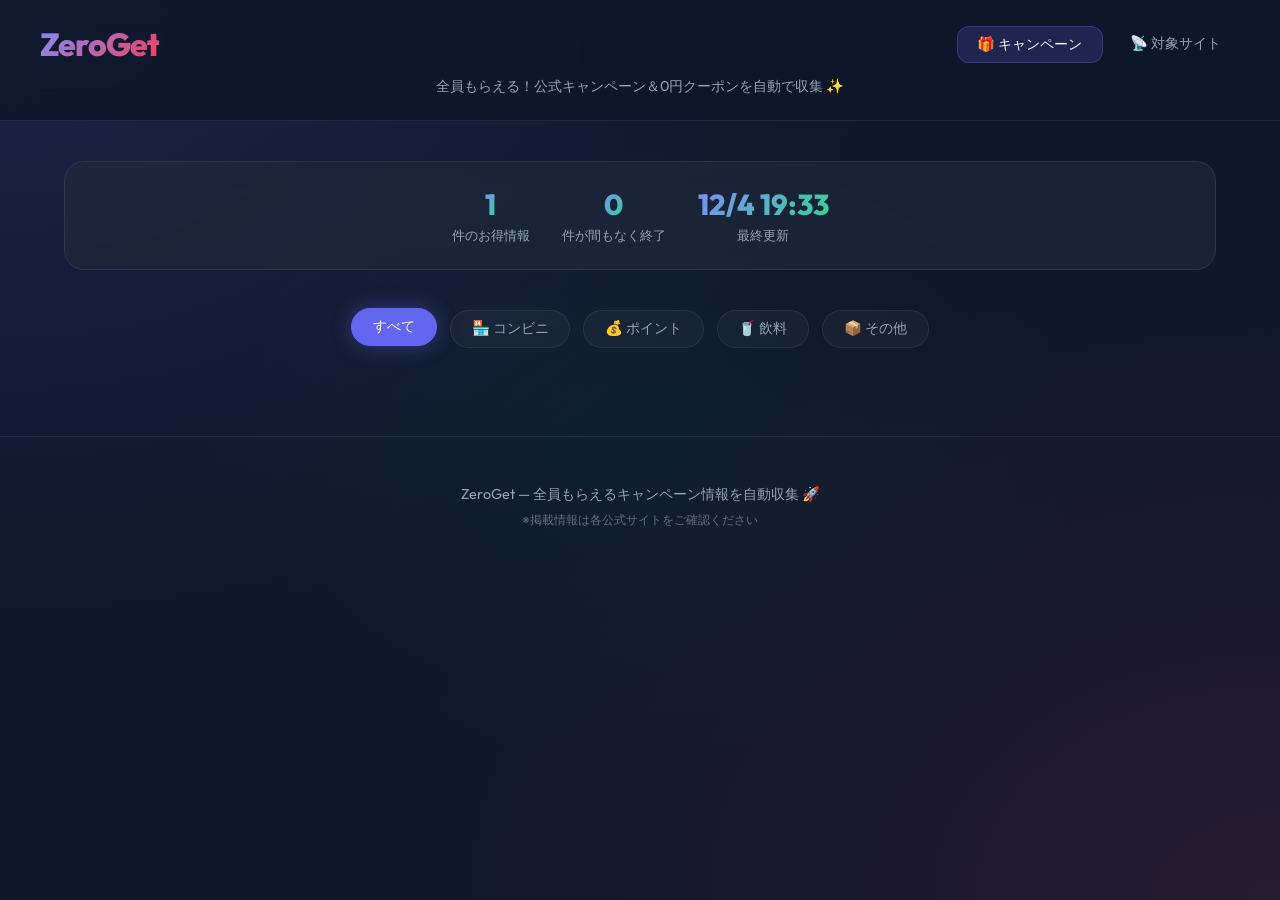
<file: index.html>
<!DOCTYPE html>
<html lang="ja">

<head>
    <meta charset="UTF-8">
    <meta name="viewport" content="width=device-width, initial-scale=1.0">
    <title>ZeroGet | 無料でもらえる＆0円クーポンまとめ</title>
    <meta name="description" content="全員もらえる無料キャンペーン・実質0円クーポンを自動で収集。コンビニ無料クーポン、ポイント還元、全プレ情報を毎日更新中！">
    <link rel="preconnect" href="https://fonts.googleapis.com">
    <link rel="preconnect" href="https://fonts.gstatic.com" crossorigin>
    <link
        href="https://fonts.googleapis.com/css2?family=Inter:wght@400;500;700;800&family=Outfit:wght@400;600;800&display=swap"
        rel="stylesheet">
    <link rel="stylesheet" href="style.css">
</head>

<body>
    <header>
        <nav class="nav-container">
            <a href="index.html" class="logo">ZeroGet</a>
            <div class="nav-links">
                <a href="index.html" class="nav-link active">🎁 キャンペーン</a>
                <a href="sites.html" class="nav-link">📡 対象サイト</a>
            </div>
        </nav>
        <p class="subtitle">全員もらえる！公式キャンペーン＆0円クーポンを自動で収集 ✨</p>
    </header>

    <main>
        <!-- 統計バー -->
        <div class="stats-bar" id="stats-bar">
            <div class="stat-item">
                <span class="stat-number" id="stat-total">-</span>
                <span class="stat-label">件のお得情報</span>
            </div>
            <div class="stat-item">
                <span class="stat-number" id="stat-ending">-</span>
                <span class="stat-label">件が間もなく終了</span>
            </div>
            <div class="stat-item">
                <span class="stat-number" id="stat-updated">-</span>
                <span class="stat-label">最終更新</span>
            </div>
        </div>

        <!-- フィルター -->
        <div class="filters" id="filter-bar">
            <button class="filter-btn active" data-filter="all">すべて</button>
            <button class="filter-btn" data-filter="コンビニ">🏪 コンビニ</button>
            <button class="filter-btn" data-filter="ポイント">💰 ポイント</button>
            <button class="filter-btn" data-filter="飲料">🥤 飲料</button>
            <button class="filter-btn" data-filter="その他">📦 その他</button>
        </div>

        <!-- カードグリッド -->
        <div class="grid" id="campaign-grid">
            <div class="loading-spinner">
                <div class="spinner"></div>
                <p>情報を読み込み中...</p>
            </div>
        </div>
    </main>

    <footer>
        <p>ZeroGet — 全員もらえるキャンペーン情報を自動収集 🚀</p>
        <p class="footer-sub">※掲載情報は各公式サイトをご確認ください</p>
    </footer>

    <script src="data.js"></script>
    <script src="script.js"></script>
</body>

</html>
</file>
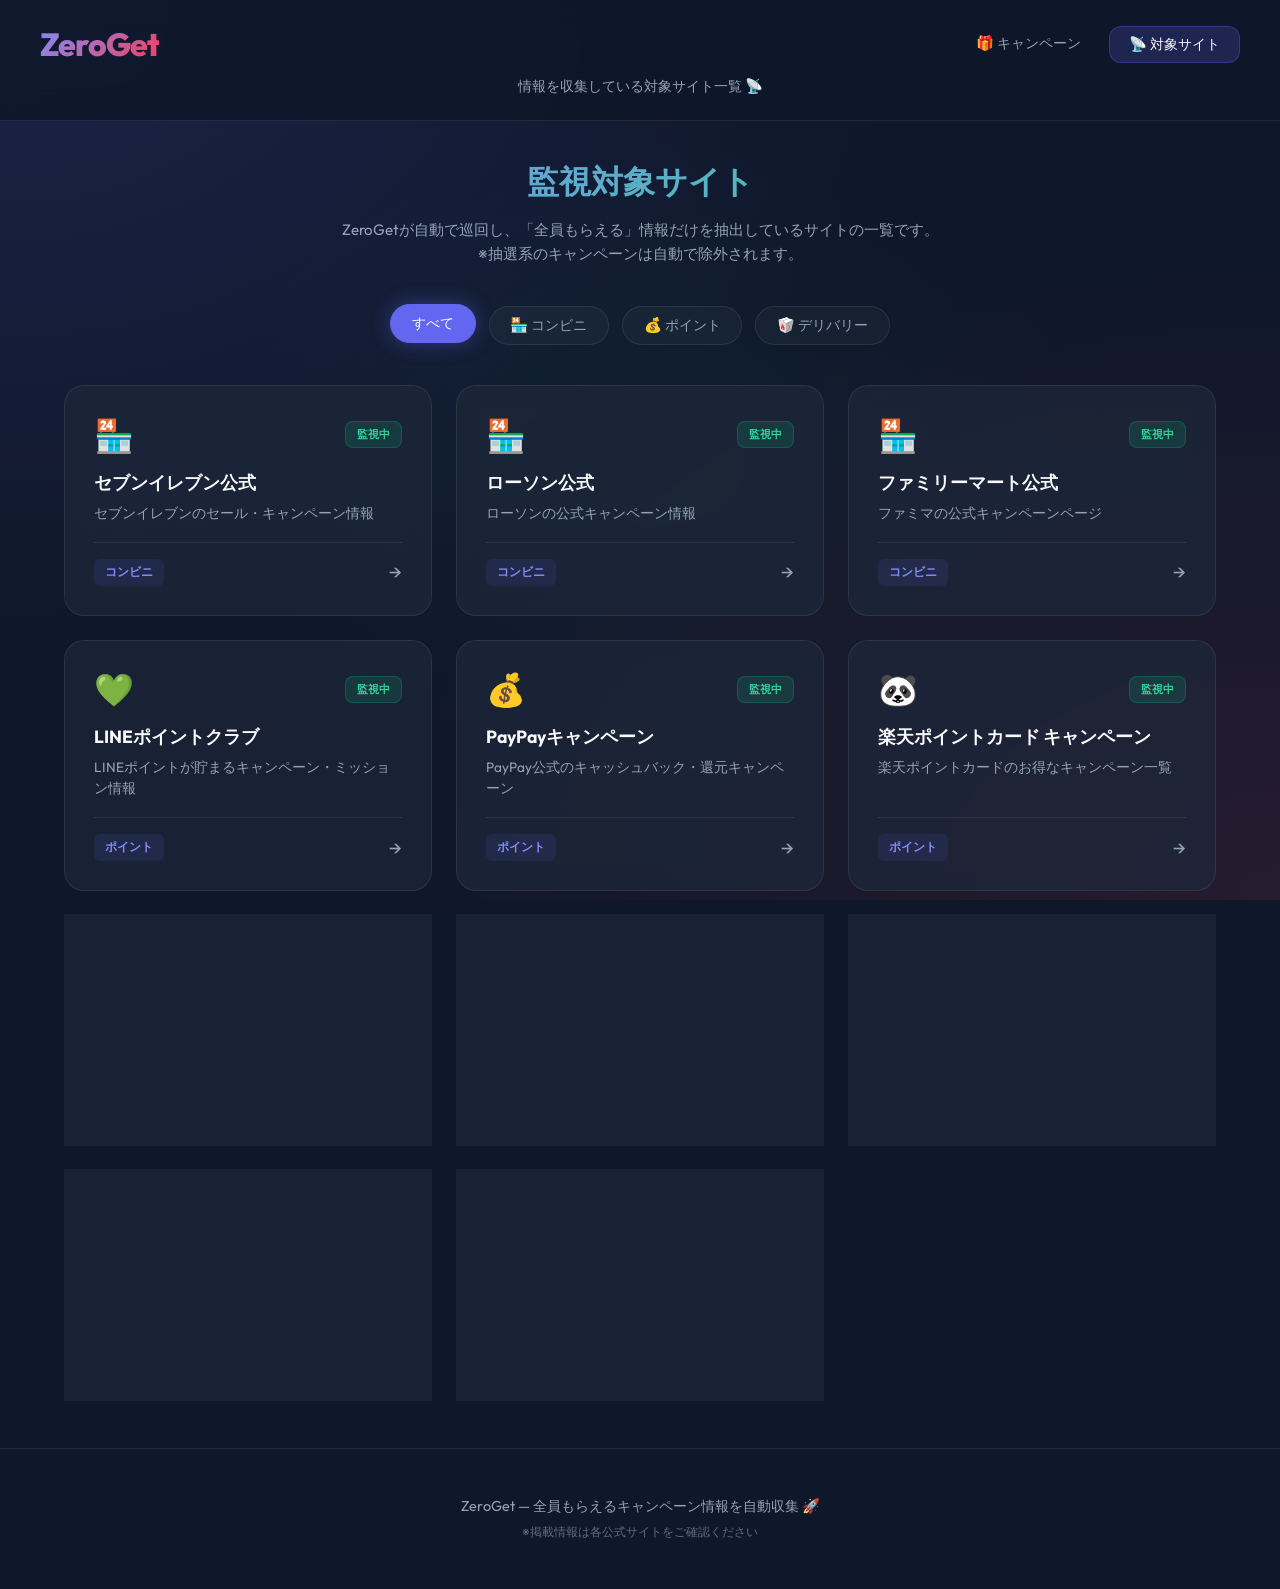
<file: sites.html>
<!DOCTYPE html>
<html lang="ja">

<head>
    <meta charset="UTF-8">
    <meta name="viewport" content="width=device-width, initial-scale=1.0">
    <title>ZeroGet | 対象サイト一覧</title>
    <meta name="description" content="ZeroGetが自動で情報を収集している対象サイト一覧。コンビニ公式、ポイントサイト、キャンペーンまとめサイトなどを監視中。">
    <link rel="preconnect" href="https://fonts.googleapis.com">
    <link rel="preconnect" href="https://fonts.gstatic.com" crossorigin>
    <link
        href="https://fonts.googleapis.com/css2?family=Inter:wght@400;500;700;800&family=Outfit:wght@400;600;800&display=swap"
        rel="stylesheet">
    <link rel="stylesheet" href="style.css">
</head>

<body>
    <header>
        <nav class="nav-container">
            <a href="index.html" class="logo">ZeroGet</a>
            <div class="nav-links">
                <a href="index.html" class="nav-link">🎁 キャンペーン</a>
                <a href="sites.html" class="nav-link active">📡 対象サイト</a>
            </div>
        </nav>
        <p class="subtitle">情報を収集している対象サイト一覧 📡</p>
    </header>

    <main>
        <div class="page-intro">
            <h1 class="section-title">監視対象サイト</h1>
            <p class="section-desc">ZeroGetが自動で巡回し、「全員もらえる」情報だけを抽出しているサイトの一覧です。<br>※抽選系のキャンペーンは自動で除外されます。</p>
        </div>

        <!-- カテゴリフィルタ -->
        <div class="filters" id="site-filter-bar">
            <button class="filter-btn active" data-filter="all">すべて</button>
            <button class="filter-btn" data-filter="コンビニ">🏪 コンビニ</button>
            <button class="filter-btn" data-filter="ポイント">💰 ポイント</button>
            <button class="filter-btn" data-filter="デリバリー">🥡 デリバリー</button>
        </div>

        <div class="sites-grid" id="sites-grid">
            <div class="loading-spinner">
                <div class="spinner"></div>
                <p>サイト情報を読み込み中...</p>
            </div>
        </div>
    </main>

    <footer>
        <p>ZeroGet — 全員もらえるキャンペーン情報を自動収集 🚀</p>
        <p class="footer-sub">※掲載情報は各公式サイトをご確認ください</p>
    </footer>

    <script src="sites.js"></script>
</body>

</html>
</file>
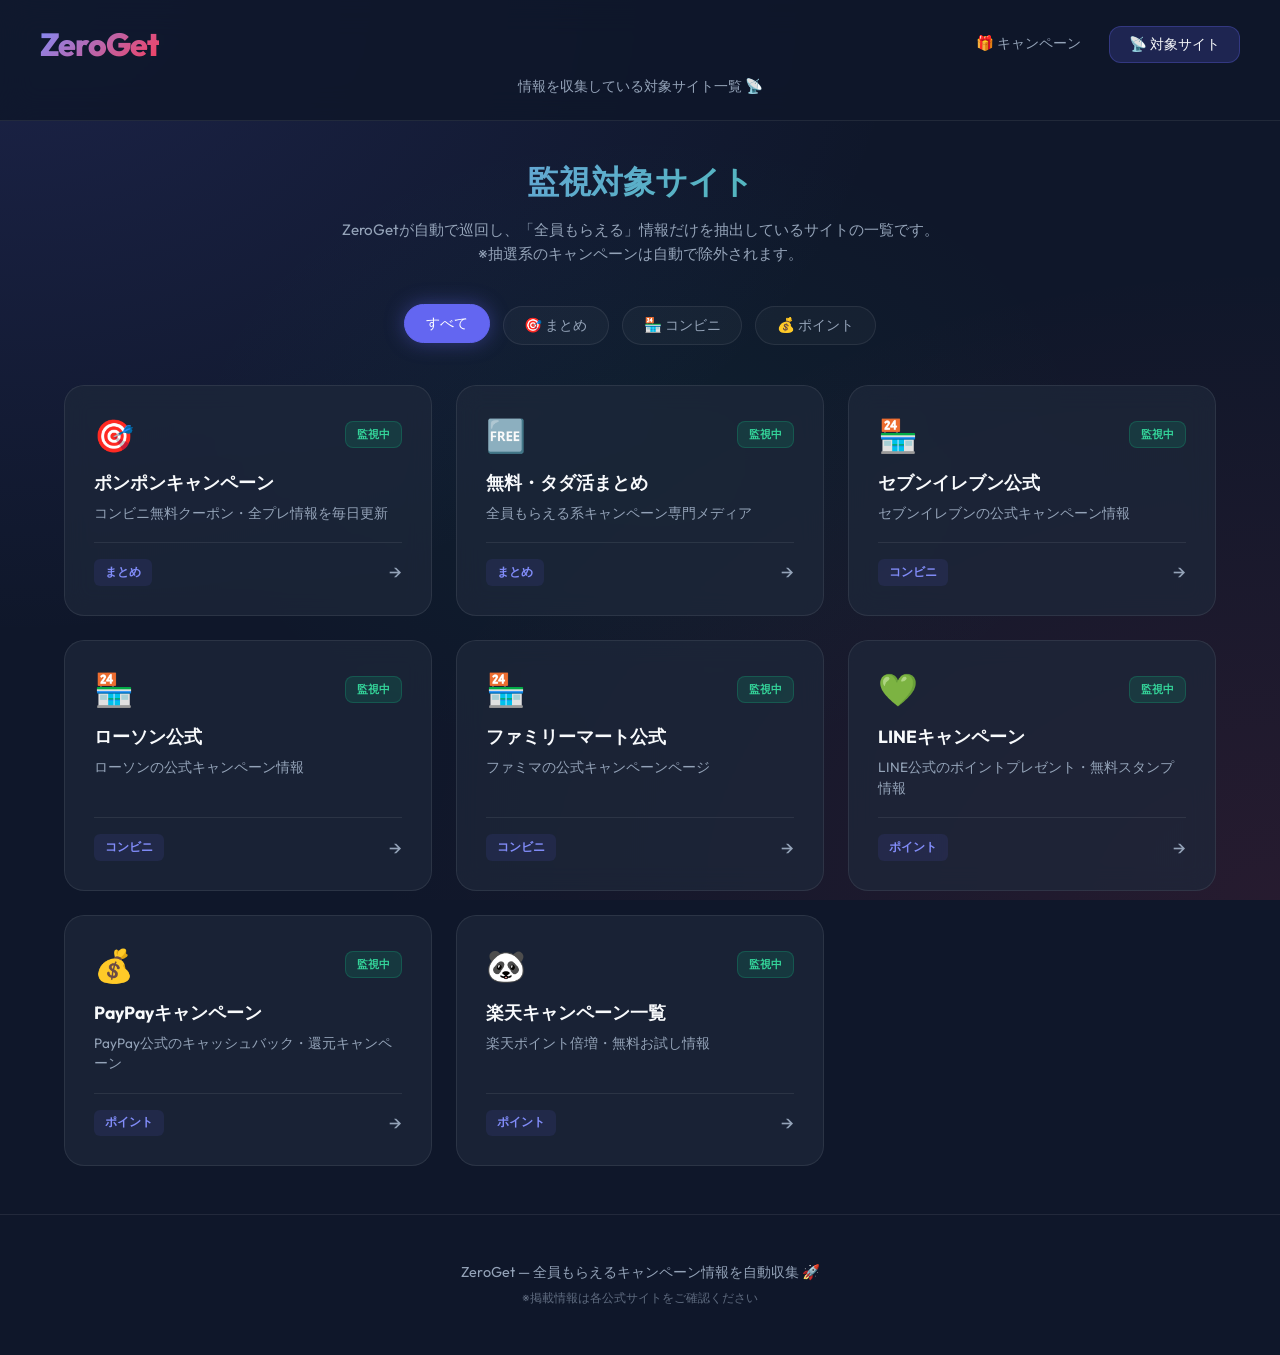
<file: web/sites.html>
<!DOCTYPE html>
<html lang="ja">

<head>
    <meta charset="UTF-8">
    <meta name="viewport" content="width=device-width, initial-scale=1.0">
    <title>ZeroGet | 対象サイト一覧</title>
    <meta name="description" content="ZeroGetが自動で情報を収集している対象サイト一覧。コンビニ公式、ポイントサイト、キャンペーンまとめサイトなどを監視中。">
    <link rel="preconnect" href="https://fonts.googleapis.com">
    <link rel="preconnect" href="https://fonts.gstatic.com" crossorigin>
    <link
        href="https://fonts.googleapis.com/css2?family=Inter:wght@400;500;700;800&family=Outfit:wght@400;600;800&display=swap"
        rel="stylesheet">
    <link rel="stylesheet" href="style.css">
</head>

<body>
    <header>
        <nav class="nav-container">
            <a href="index.html" class="logo">ZeroGet</a>
            <div class="nav-links">
                <a href="index.html" class="nav-link">🎁 キャンペーン</a>
                <a href="sites.html" class="nav-link active">📡 対象サイト</a>
            </div>
        </nav>
        <p class="subtitle">情報を収集している対象サイト一覧 📡</p>
    </header>

    <main>
        <div class="page-intro">
            <h1 class="section-title">監視対象サイト</h1>
            <p class="section-desc">ZeroGetが自動で巡回し、「全員もらえる」情報だけを抽出しているサイトの一覧です。<br>※抽選系のキャンペーンは自動で除外されます。</p>
        </div>

        <!-- カテゴリフィルタ -->
        <div class="filters" id="site-filter-bar">
            <button class="filter-btn active" data-filter="all">すべて</button>
            <button class="filter-btn" data-filter="まとめ">🎯 まとめ</button>
            <button class="filter-btn" data-filter="コンビニ">🏪 コンビニ</button>
            <button class="filter-btn" data-filter="ポイント">💰 ポイント</button>
        </div>

        <div class="sites-grid" id="sites-grid">
            <div class="loading-spinner">
                <div class="spinner"></div>
                <p>サイト情報を読み込み中...</p>
            </div>
        </div>
    </main>

    <footer>
        <p>ZeroGet — 全員もらえるキャンペーン情報を自動収集 🚀</p>
        <p class="footer-sub">※掲載情報は各公式サイトをご確認ください</p>
    </footer>

    <script src="sites.js"></script>
</body>

</html>
</file>
<file: style.css>
:root {
    --primary: #6366f1;
    --primary-hover: #4f46e5;
    --primary-glow: rgba(99, 102, 241, 0.4);
    --bg: #0f172a;
    --bg-secondary: #1e293b;
    --card-bg: rgba(30, 41, 59, 0.7);
    --text: #f8fafc;
    --text-muted: #94a3b8;
    --accent: #f43f5e;
    --success: #10b981;
    --warning: #f59e0b;
    --critical: #ef4444;
    --glass: rgba(255, 255, 255, 0.03);
    --border: rgba(255, 255, 255, 0.08);
    --border-hover: rgba(255, 255, 255, 0.15);
}

* {
    margin: 0;
    padding: 0;
    box-sizing: border-box;
    font-family: 'Outfit', 'Inter', sans-serif;
}

body {
    background-color: var(--bg);
    color: var(--text);
    min-height: 100vh;
    background-image:
        radial-gradient(at 0% 0%, rgba(99, 102, 241, 0.15) 0px, transparent 50%),
        radial-gradient(at 100% 100%, rgba(244, 63, 94, 0.1) 0px, transparent 50%),
        radial-gradient(at 50% 50%, rgba(16, 185, 129, 0.05) 0px, transparent 50%);
    background-attachment: fixed;
}

/* ================== HEADER & NAV ================== */
header {
    padding: 1.5rem 2rem;
    text-align: center;
    backdrop-filter: blur(16px);
    background: rgba(15, 23, 42, 0.85);
    border-bottom: 1px solid var(--border);
    position: sticky;
    top: 0;
    z-index: 100;
}

.nav-container {
    display: flex;
    align-items: center;
    justify-content: space-between;
    max-width: 1200px;
    margin: 0 auto;
}

.logo {
    font-size: 2rem;
    font-weight: 800;
    background: linear-gradient(135deg, #818cf8, #f43f5e);
    -webkit-background-clip: text;
    -webkit-text-fill-color: transparent;
    letter-spacing: -1px;
    text-decoration: none;
    transition: transform 0.3s;
}

.logo:hover {
    transform: scale(1.05);
}

.nav-links {
    display: flex;
    gap: 0.5rem;
}

.nav-link {
    padding: 0.5rem 1.2rem;
    border-radius: 12px;
    color: var(--text-muted);
    text-decoration: none;
    font-weight: 500;
    font-size: 0.9rem;
    transition: all 0.3s;
}

.nav-link:hover {
    color: var(--text);
    background: var(--glass);
}

.nav-link.active {
    color: var(--text);
    background: rgba(99, 102, 241, 0.2);
    border: 1px solid rgba(99, 102, 241, 0.3);
}

.subtitle {
    color: var(--text-muted);
    font-size: 0.9rem;
    margin-top: 0.8rem;
}

/* ================== STATS BAR ================== */
.stats-bar {
    display: flex;
    gap: 2rem;
    justify-content: center;
    margin-bottom: 2.5rem;
    padding: 1.5rem;
    background: var(--card-bg);
    border: 1px solid var(--border);
    border-radius: 20px;
    backdrop-filter: blur(12px);
}

.stat-item {
    display: flex;
    flex-direction: column;
    align-items: center;
    gap: 0.3rem;
}

.stat-number {
    font-size: 1.8rem;
    font-weight: 800;
    background: linear-gradient(135deg, #818cf8, #34d399);
    -webkit-background-clip: text;
    -webkit-text-fill-color: transparent;
}

.stat-label {
    font-size: 0.8rem;
    color: var(--text-muted);
}

/* ================== MAIN ================== */
main {
    max-width: 1200px;
    margin: 2.5rem auto;
    padding: 0 1.5rem;
}

/* ================== PAGE INTRO (sites) ================== */
.page-intro {
    text-align: center;
    margin-bottom: 2.5rem;
}

.section-title {
    font-size: 2rem;
    font-weight: 800;
    margin-bottom: 0.8rem;
    background: linear-gradient(135deg, #818cf8, #34d399);
    -webkit-background-clip: text;
    -webkit-text-fill-color: transparent;
}

.section-desc {
    color: var(--text-muted);
    font-size: 0.95rem;
    line-height: 1.6;
}

/* ================== FILTERS ================== */
.filters {
    display: flex;
    gap: 0.8rem;
    margin-bottom: 2.5rem;
    justify-content: center;
    flex-wrap: wrap;
}

.filter-btn {
    padding: 0.55rem 1.3rem;
    border-radius: 99px;
    border: 1px solid var(--border);
    background: var(--glass);
    color: var(--text-muted);
    cursor: pointer;
    transition: all 0.3s cubic-bezier(0.4, 0, 0.2, 1);
    font-weight: 500;
    font-size: 0.9rem;
}

.filter-btn.active,
.filter-btn:hover {
    background: var(--primary);
    border-color: var(--primary);
    color: white;
    box-shadow: 0 0 20px var(--primary-glow);
    transform: translateY(-2px);
}

/* ================== CAMPAIGN CARDS ================== */
.grid {
    display: grid;
    grid-template-columns: repeat(auto-fill, minmax(360px, 1fr));
    gap: 1.5rem;
}

.card {
    background: var(--card-bg);
    border: 1px solid var(--border);
    border-radius: 20px;
    padding: 1.8rem;
    backdrop-filter: blur(12px);
    transition: all 0.4s cubic-bezier(0.4, 0, 0.2, 1);
    position: relative;
    overflow: hidden;
    display: flex;
    flex-direction: column;
}

.card::before {
    content: '';
    position: absolute;
    top: 0;
    left: 0;
    width: 100%;
    height: 100%;
    background: linear-gradient(45deg, transparent, rgba(255, 255, 255, 0.02), transparent);
    transform: translateX(-100%);
    transition: 0.6s;
    pointer-events: none;
}

.card:hover {
    transform: translateY(-6px);
    border-color: rgba(99, 102, 241, 0.4);
    box-shadow: 0 16px 40px rgba(0, 0, 0, 0.25);
}

.card:hover::before {
    transform: translateX(100%);
}

/* Card top row */
.card-top-row {
    display: flex;
    justify-content: space-between;
    align-items: center;
    margin-bottom: 1rem;
}

.badge {
    display: inline-block;
    padding: 0.35rem 0.75rem;
    border-radius: 8px;
    font-size: 0.72rem;
    font-weight: 700;
    text-transform: uppercase;
}

.badge-all {
    background: rgba(16, 185, 129, 0.15);
    color: #34d399;
    border: 1px solid rgba(16, 185, 129, 0.25);
}

/* Deadline urgency */
.deadline-badge {
    padding: 0.3rem 0.7rem;
    border-radius: 8px;
    font-size: 0.72rem;
    font-weight: 700;
}

.urgency-critical {
    background: rgba(239, 68, 68, 0.15);
    color: #f87171;
    border: 1px solid rgba(239, 68, 68, 0.3);
    animation: pulse 1.5s infinite;
}

.urgency-warning {
    background: rgba(245, 158, 11, 0.15);
    color: #fbbf24;
    border: 1px solid rgba(245, 158, 11, 0.25);
}

.urgency-safe {
    background: rgba(99, 102, 241, 0.1);
    color: var(--text-muted);
    border: 1px solid var(--border);
}

@keyframes pulse {

    0%,
    100% {
        opacity: 1;
    }

    50% {
        opacity: 0.6;
    }
}

.card-title {
    font-size: 1.15rem;
    font-weight: 700;
    margin-bottom: 0.7rem;
    line-height: 1.4;
}

.card-summary {
    color: var(--text-muted);
    font-size: 0.85rem;
    line-height: 1.5;
    margin-bottom: 0.8rem;
}

/* Reward */
.card-reward {
    display: flex;
    align-items: center;
    gap: 0.5rem;
    padding: 0.7rem 1rem;
    background: rgba(99, 102, 241, 0.08);
    border: 1px solid rgba(99, 102, 241, 0.15);
    border-radius: 12px;
    margin-bottom: 1rem;
    font-size: 0.9rem;
}

.reward-icon {
    font-size: 1.2rem;
}

/* Steps */
.card-steps {
    margin-bottom: 1rem;
    padding: 0.8rem 1rem;
    background: rgba(16, 185, 129, 0.05);
    border: 1px solid rgba(16, 185, 129, 0.1);
    border-radius: 12px;
}

.steps-label {
    font-size: 0.78rem;
    font-weight: 600;
    color: #34d399;
    margin-bottom: 0.5rem;
}

.steps-list {
    list-style: none;
    counter-reset: step-counter;
    padding: 0;
}

.steps-list li {
    counter-increment: step-counter;
    font-size: 0.82rem;
    color: var(--text-muted);
    padding: 0.3rem 0;
    padding-left: 1.8rem;
    position: relative;
}

.steps-list li::before {
    content: counter(step-counter);
    position: absolute;
    left: 0;
    width: 1.3rem;
    height: 1.3rem;
    background: rgba(16, 185, 129, 0.2);
    color: #34d399;
    border-radius: 50%;
    display: flex;
    align-items: center;
    justify-content: center;
    font-size: 0.7rem;
    font-weight: 700;
    top: 0.35rem;
}

/* Card meta */
.card-meta {
    display: flex;
    justify-content: space-between;
    margin-top: auto;
    padding-top: 1rem;
    border-top: 1px solid var(--border);
    font-size: 0.8rem;
    color: var(--text-muted);
}

.btn-get {
    display: block;
    width: 100%;
    text-align: center;
    padding: 0.9rem;
    background: linear-gradient(135deg, var(--primary), #7c3aed);
    color: white;
    text-decoration: none;
    border-radius: 12px;
    font-weight: 700;
    font-size: 0.95rem;
    margin-top: 1.2rem;
    transition: all 0.3s;
    border: none;
}

.btn-get:hover {
    background: linear-gradient(135deg, var(--primary-hover), #6d28d9);
    box-shadow: 0 4px 20px var(--primary-glow);
    transform: translateY(-2px);
}

/* ================== SITES GRID ================== */
.sites-grid {
    display: grid;
    grid-template-columns: repeat(auto-fill, minmax(280px, 1fr));
    gap: 1.5rem;
}

.site-card {
    background: var(--card-bg);
    border: 1px solid var(--border);
    border-radius: 20px;
    padding: 1.8rem;
    backdrop-filter: blur(12px);
    text-decoration: none;
    color: var(--text);
    transition: all 0.4s cubic-bezier(0.4, 0, 0.2, 1);
    display: flex;
    flex-direction: column;
}

.site-card:hover {
    transform: translateY(-6px);
    border-color: rgba(99, 102, 241, 0.4);
    box-shadow: 0 16px 40px rgba(0, 0, 0, 0.25);
}

.site-card-header {
    display: flex;
    justify-content: space-between;
    align-items: center;
    margin-bottom: 1rem;
}

.site-icon {
    font-size: 2rem;
}

.site-status {
    padding: 0.3rem 0.7rem;
    border-radius: 8px;
    font-size: 0.7rem;
    font-weight: 700;
}

.site-status.active {
    background: rgba(16, 185, 129, 0.15);
    color: #34d399;
    border: 1px solid rgba(16, 185, 129, 0.25);
}

.site-name {
    font-size: 1.1rem;
    font-weight: 700;
    margin-bottom: 0.5rem;
}

.site-desc {
    font-size: 0.85rem;
    color: var(--text-muted);
    line-height: 1.5;
    flex-grow: 1;
}

.site-footer {
    display: flex;
    justify-content: space-between;
    align-items: center;
    margin-top: 1.2rem;
    padding-top: 1rem;
    border-top: 1px solid var(--border);
}

.site-category-tag {
    padding: 0.3rem 0.7rem;
    background: rgba(99, 102, 241, 0.1);
    color: #818cf8;
    border-radius: 6px;
    font-size: 0.75rem;
    font-weight: 600;
}

.site-link-icon {
    color: var(--text-muted);
    font-size: 1.2rem;
    transition: transform 0.3s;
}

.site-card:hover .site-link-icon {
    transform: translateX(4px);
    color: var(--primary);
}

/* ================== LOADING ================== */
.loading-spinner {
    grid-column: 1 / -1;
    display: flex;
    flex-direction: column;
    align-items: center;
    gap: 1rem;
    padding: 3rem;
    color: var(--text-muted);
}

.spinner {
    width: 40px;
    height: 40px;
    border: 3px solid var(--border);
    border-top-color: var(--primary);
    border-radius: 50%;
    animation: spin 0.8s linear infinite;
}

@keyframes spin {
    to {
        transform: rotate(360deg);
    }
}

.empty-state {
    grid-column: 1 / -1;
    text-align: center;
    padding: 3rem;
    color: var(--text-muted);
    font-size: 1rem;
}

/* ================== FOOTER ================== */
footer {
    text-align: center;
    padding: 3rem 1.5rem;
    border-top: 1px solid var(--border);
    color: var(--text-muted);
    font-size: 0.9rem;
    margin-top: 3rem;
}

.footer-sub {
    font-size: 0.75rem;
    margin-top: 0.5rem;
    opacity: 0.6;
}

/* ================== ANIMATIONS ================== */
@keyframes fadeIn {
    from {
        opacity: 0;
        transform: translateY(16px);
    }

    to {
        opacity: 1;
        transform: translateY(0);
    }
}

.grid>*,
.sites-grid>* {
    opacity: 0;
    animation: fadeIn 0.5s ease forwards;
}

/* ================== RESPONSIVE ================== */
@media (max-width: 768px) {
    .nav-container {
        flex-direction: column;
        gap: 0.8rem;
    }

    .stats-bar {
        flex-direction: column;
        gap: 1rem;
    }

    .grid {
        grid-template-columns: 1fr;
    }

    .sites-grid {
        grid-template-columns: 1fr;
    }

    .card-meta {
        flex-direction: column;
        gap: 0.3rem;
    }
}
</file>
<file: web/style.css>
:root {
    --primary: #6366f1;
    --primary-hover: #4f46e5;
    --primary-glow: rgba(99, 102, 241, 0.4);
    --bg: #0f172a;
    --bg-secondary: #1e293b;
    --card-bg: rgba(30, 41, 59, 0.7);
    --text: #f8fafc;
    --text-muted: #94a3b8;
    --accent: #f43f5e;
    --success: #10b981;
    --warning: #f59e0b;
    --critical: #ef4444;
    --glass: rgba(255, 255, 255, 0.03);
    --border: rgba(255, 255, 255, 0.08);
    --border-hover: rgba(255, 255, 255, 0.15);
}

* {
    margin: 0;
    padding: 0;
    box-sizing: border-box;
    font-family: 'Outfit', 'Inter', sans-serif;
}

body {
    background-color: var(--bg);
    color: var(--text);
    min-height: 100vh;
    background-image:
        radial-gradient(at 0% 0%, rgba(99, 102, 241, 0.15) 0px, transparent 50%),
        radial-gradient(at 100% 100%, rgba(244, 63, 94, 0.1) 0px, transparent 50%),
        radial-gradient(at 50% 50%, rgba(16, 185, 129, 0.05) 0px, transparent 50%);
    background-attachment: fixed;
}

/* ================== HEADER & NAV ================== */
header {
    padding: 1.5rem 2rem;
    text-align: center;
    backdrop-filter: blur(16px);
    background: rgba(15, 23, 42, 0.85);
    border-bottom: 1px solid var(--border);
    position: sticky;
    top: 0;
    z-index: 100;
}

.nav-container {
    display: flex;
    align-items: center;
    justify-content: space-between;
    max-width: 1200px;
    margin: 0 auto;
}

.logo {
    font-size: 2rem;
    font-weight: 800;
    background: linear-gradient(135deg, #818cf8, #f43f5e);
    -webkit-background-clip: text;
    -webkit-text-fill-color: transparent;
    letter-spacing: -1px;
    text-decoration: none;
    transition: transform 0.3s;
}

.logo:hover {
    transform: scale(1.05);
}

.nav-links {
    display: flex;
    gap: 0.5rem;
}

.nav-link {
    padding: 0.5rem 1.2rem;
    border-radius: 12px;
    color: var(--text-muted);
    text-decoration: none;
    font-weight: 500;
    font-size: 0.9rem;
    transition: all 0.3s;
}

.nav-link:hover {
    color: var(--text);
    background: var(--glass);
}

.nav-link.active {
    color: var(--text);
    background: rgba(99, 102, 241, 0.2);
    border: 1px solid rgba(99, 102, 241, 0.3);
}

.subtitle {
    color: var(--text-muted);
    font-size: 0.9rem;
    margin-top: 0.8rem;
}

/* ================== STATS BAR ================== */
.stats-bar {
    display: flex;
    gap: 2rem;
    justify-content: center;
    margin-bottom: 2.5rem;
    padding: 1.5rem;
    background: var(--card-bg);
    border: 1px solid var(--border);
    border-radius: 20px;
    backdrop-filter: blur(12px);
}

.stat-item {
    display: flex;
    flex-direction: column;
    align-items: center;
    gap: 0.3rem;
}

.stat-number {
    font-size: 1.8rem;
    font-weight: 800;
    background: linear-gradient(135deg, #818cf8, #34d399);
    -webkit-background-clip: text;
    -webkit-text-fill-color: transparent;
}

.stat-label {
    font-size: 0.8rem;
    color: var(--text-muted);
}

/* ================== MAIN ================== */
main {
    max-width: 1200px;
    margin: 2.5rem auto;
    padding: 0 1.5rem;
}

/* ================== PAGE INTRO (sites) ================== */
.page-intro {
    text-align: center;
    margin-bottom: 2.5rem;
}

.section-title {
    font-size: 2rem;
    font-weight: 800;
    margin-bottom: 0.8rem;
    background: linear-gradient(135deg, #818cf8, #34d399);
    -webkit-background-clip: text;
    -webkit-text-fill-color: transparent;
}

.section-desc {
    color: var(--text-muted);
    font-size: 0.95rem;
    line-height: 1.6;
}

/* ================== FILTERS ================== */
.filters {
    display: flex;
    gap: 0.8rem;
    margin-bottom: 2.5rem;
    justify-content: center;
    flex-wrap: wrap;
}

.filter-btn {
    padding: 0.55rem 1.3rem;
    border-radius: 99px;
    border: 1px solid var(--border);
    background: var(--glass);
    color: var(--text-muted);
    cursor: pointer;
    transition: all 0.3s cubic-bezier(0.4, 0, 0.2, 1);
    font-weight: 500;
    font-size: 0.9rem;
}

.filter-btn.active,
.filter-btn:hover {
    background: var(--primary);
    border-color: var(--primary);
    color: white;
    box-shadow: 0 0 20px var(--primary-glow);
    transform: translateY(-2px);
}

/* ================== CAMPAIGN CARDS ================== */
.grid {
    display: grid;
    grid-template-columns: repeat(auto-fill, minmax(360px, 1fr));
    gap: 1.5rem;
}

.card {
    background: var(--card-bg);
    border: 1px solid var(--border);
    border-radius: 20px;
    padding: 1.8rem;
    backdrop-filter: blur(12px);
    transition: all 0.4s cubic-bezier(0.4, 0, 0.2, 1);
    position: relative;
    overflow: hidden;
    display: flex;
    flex-direction: column;
}

.card::before {
    content: '';
    position: absolute;
    top: 0;
    left: 0;
    width: 100%;
    height: 100%;
    background: linear-gradient(45deg, transparent, rgba(255, 255, 255, 0.02), transparent);
    transform: translateX(-100%);
    transition: 0.6s;
    pointer-events: none;
}

.card:hover {
    transform: translateY(-6px);
    border-color: rgba(99, 102, 241, 0.4);
    box-shadow: 0 16px 40px rgba(0, 0, 0, 0.25);
}

.card:hover::before {
    transform: translateX(100%);
}

/* Card top row */
.card-top-row {
    display: flex;
    justify-content: space-between;
    align-items: center;
    margin-bottom: 1rem;
}

.badge {
    display: inline-block;
    padding: 0.35rem 0.75rem;
    border-radius: 8px;
    font-size: 0.72rem;
    font-weight: 700;
    text-transform: uppercase;
}

.badge-all {
    background: rgba(16, 185, 129, 0.15);
    color: #34d399;
    border: 1px solid rgba(16, 185, 129, 0.25);
}

/* Deadline urgency */
.deadline-badge {
    padding: 0.3rem 0.7rem;
    border-radius: 8px;
    font-size: 0.72rem;
    font-weight: 700;
}

.urgency-critical {
    background: rgba(239, 68, 68, 0.15);
    color: #f87171;
    border: 1px solid rgba(239, 68, 68, 0.3);
    animation: pulse 1.5s infinite;
}

.urgency-warning {
    background: rgba(245, 158, 11, 0.15);
    color: #fbbf24;
    border: 1px solid rgba(245, 158, 11, 0.25);
}

.urgency-safe {
    background: rgba(99, 102, 241, 0.1);
    color: var(--text-muted);
    border: 1px solid var(--border);
}

@keyframes pulse {

    0%,
    100% {
        opacity: 1;
    }

    50% {
        opacity: 0.6;
    }
}

.card-title {
    font-size: 1.15rem;
    font-weight: 700;
    margin-bottom: 0.7rem;
    line-height: 1.4;
}

.card-summary {
    color: var(--text-muted);
    font-size: 0.85rem;
    line-height: 1.5;
    margin-bottom: 0.8rem;
}

/* Reward */
.card-reward {
    display: flex;
    align-items: center;
    gap: 0.5rem;
    padding: 0.7rem 1rem;
    background: rgba(99, 102, 241, 0.08);
    border: 1px solid rgba(99, 102, 241, 0.15);
    border-radius: 12px;
    margin-bottom: 1rem;
    font-size: 0.9rem;
}

.reward-icon {
    font-size: 1.2rem;
}

/* Steps */
.card-steps {
    margin-bottom: 1rem;
    padding: 0.8rem 1rem;
    background: rgba(16, 185, 129, 0.05);
    border: 1px solid rgba(16, 185, 129, 0.1);
    border-radius: 12px;
}

.steps-label {
    font-size: 0.78rem;
    font-weight: 600;
    color: #34d399;
    margin-bottom: 0.5rem;
}

.steps-list {
    list-style: none;
    counter-reset: step-counter;
    padding: 0;
}

.steps-list li {
    counter-increment: step-counter;
    font-size: 0.82rem;
    color: var(--text-muted);
    padding: 0.3rem 0;
    padding-left: 1.8rem;
    position: relative;
}

.steps-list li::before {
    content: counter(step-counter);
    position: absolute;
    left: 0;
    width: 1.3rem;
    height: 1.3rem;
    background: rgba(16, 185, 129, 0.2);
    color: #34d399;
    border-radius: 50%;
    display: flex;
    align-items: center;
    justify-content: center;
    font-size: 0.7rem;
    font-weight: 700;
    top: 0.35rem;
}

/* Card meta */
.card-meta {
    display: flex;
    justify-content: space-between;
    margin-top: auto;
    padding-top: 1rem;
    border-top: 1px solid var(--border);
    font-size: 0.8rem;
    color: var(--text-muted);
}

.btn-get {
    display: block;
    width: 100%;
    text-align: center;
    padding: 0.9rem;
    background: linear-gradient(135deg, var(--primary), #7c3aed);
    color: white;
    text-decoration: none;
    border-radius: 12px;
    font-weight: 700;
    font-size: 0.95rem;
    margin-top: 1.2rem;
    transition: all 0.3s;
    border: none;
}

.btn-get:hover {
    background: linear-gradient(135deg, var(--primary-hover), #6d28d9);
    box-shadow: 0 4px 20px var(--primary-glow);
    transform: translateY(-2px);
}

/* ================== SITES GRID ================== */
.sites-grid {
    display: grid;
    grid-template-columns: repeat(auto-fill, minmax(280px, 1fr));
    gap: 1.5rem;
}

.site-card {
    background: var(--card-bg);
    border: 1px solid var(--border);
    border-radius: 20px;
    padding: 1.8rem;
    backdrop-filter: blur(12px);
    text-decoration: none;
    color: var(--text);
    transition: all 0.4s cubic-bezier(0.4, 0, 0.2, 1);
    display: flex;
    flex-direction: column;
}

.site-card:hover {
    transform: translateY(-6px);
    border-color: rgba(99, 102, 241, 0.4);
    box-shadow: 0 16px 40px rgba(0, 0, 0, 0.25);
}

.site-card-header {
    display: flex;
    justify-content: space-between;
    align-items: center;
    margin-bottom: 1rem;
}

.site-icon {
    font-size: 2rem;
}

.site-status {
    padding: 0.3rem 0.7rem;
    border-radius: 8px;
    font-size: 0.7rem;
    font-weight: 700;
}

.site-status.active {
    background: rgba(16, 185, 129, 0.15);
    color: #34d399;
    border: 1px solid rgba(16, 185, 129, 0.25);
}

.site-name {
    font-size: 1.1rem;
    font-weight: 700;
    margin-bottom: 0.5rem;
}

.site-desc {
    font-size: 0.85rem;
    color: var(--text-muted);
    line-height: 1.5;
    flex-grow: 1;
}

.site-footer {
    display: flex;
    justify-content: space-between;
    align-items: center;
    margin-top: 1.2rem;
    padding-top: 1rem;
    border-top: 1px solid var(--border);
}

.site-category-tag {
    padding: 0.3rem 0.7rem;
    background: rgba(99, 102, 241, 0.1);
    color: #818cf8;
    border-radius: 6px;
    font-size: 0.75rem;
    font-weight: 600;
}

.site-link-icon {
    color: var(--text-muted);
    font-size: 1.2rem;
    transition: transform 0.3s;
}

.site-card:hover .site-link-icon {
    transform: translateX(4px);
    color: var(--primary);
}

/* ================== LOADING ================== */
.loading-spinner {
    grid-column: 1 / -1;
    display: flex;
    flex-direction: column;
    align-items: center;
    gap: 1rem;
    padding: 3rem;
    color: var(--text-muted);
}

.spinner {
    width: 40px;
    height: 40px;
    border: 3px solid var(--border);
    border-top-color: var(--primary);
    border-radius: 50%;
    animation: spin 0.8s linear infinite;
}

@keyframes spin {
    to {
        transform: rotate(360deg);
    }
}

.empty-state {
    grid-column: 1 / -1;
    text-align: center;
    padding: 3rem;
    color: var(--text-muted);
    font-size: 1rem;
}

/* ================== FOOTER ================== */
footer {
    text-align: center;
    padding: 3rem 1.5rem;
    border-top: 1px solid var(--border);
    color: var(--text-muted);
    font-size: 0.9rem;
    margin-top: 3rem;
}

.footer-sub {
    font-size: 0.75rem;
    margin-top: 0.5rem;
    opacity: 0.6;
}

/* ================== ANIMATIONS ================== */
@keyframes fadeIn {
    from {
        opacity: 0;
        transform: translateY(16px);
    }

    to {
        opacity: 1;
        transform: translateY(0);
    }
}

.grid>*,
.sites-grid>* {
    opacity: 0;
    animation: fadeIn 0.5s ease forwards;
}

/* ================== RESPONSIVE ================== */
@media (max-width: 768px) {
    .nav-container {
        flex-direction: column;
        gap: 0.8rem;
    }

    .stats-bar {
        flex-direction: column;
        gap: 1rem;
    }

    .grid {
        grid-template-columns: 1fr;
    }

    .sites-grid {
        grid-template-columns: 1fr;
    }

    .card-meta {
        flex-direction: column;
        gap: 0.3rem;
    }
}
</file>
